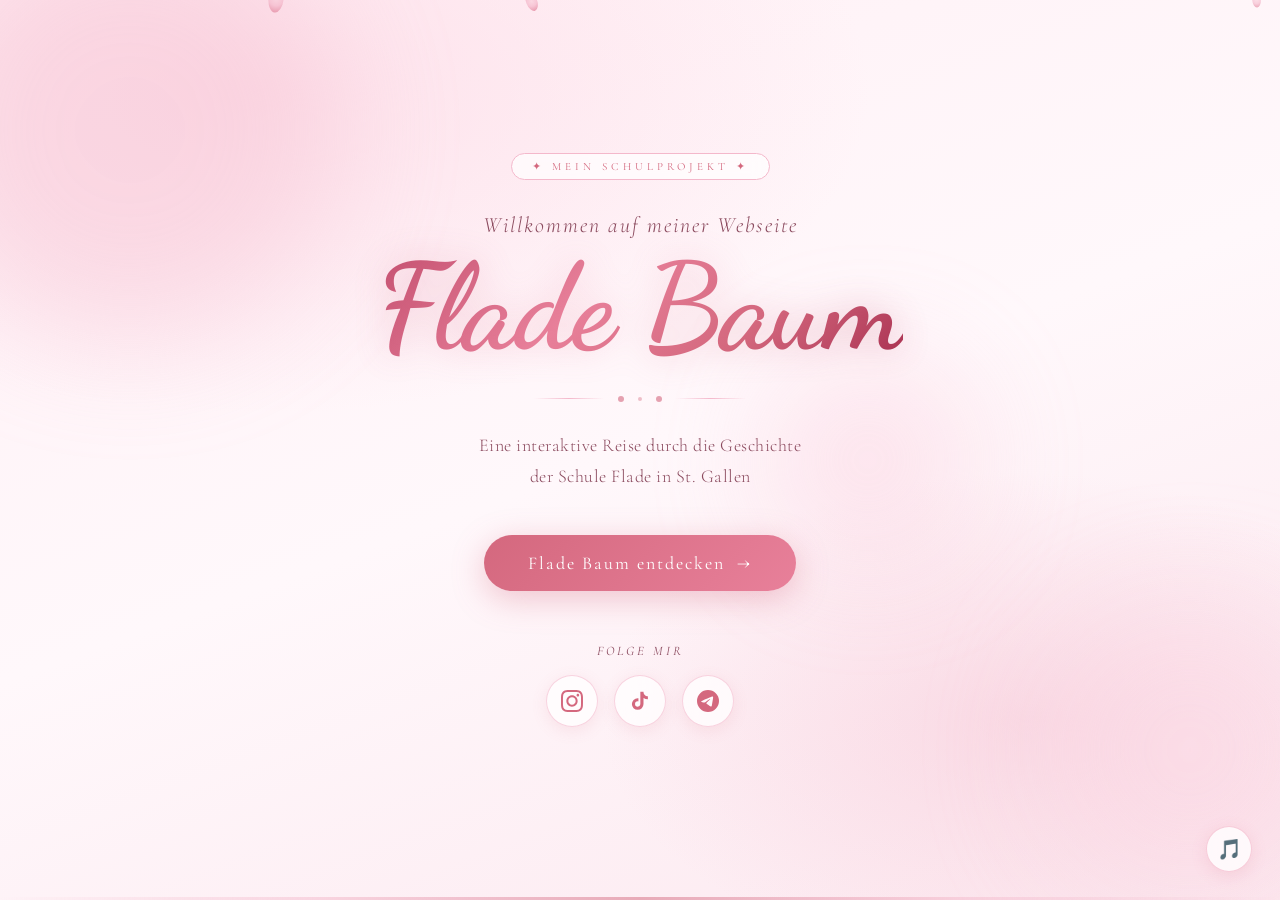
<file: index.html>
<!DOCTYPE html>
<html lang="de">
<head>
  <meta charset="UTF-8">
  <meta name="viewport" content="width=device-width, initial-scale=1.0">
  <title>Willkommen – Flade Baum</title>
  <link href="https://fonts.googleapis.com/css2?family=Cormorant+Garamond:ital,wght@0,300;0,400;1,300;1,400&family=Dancing+Script:wght@600;700&display=swap" rel="stylesheet">
  <style>
    :root {
      --pink-light: #fce8ef;
      --pink-mid: #f4b8cb;
      --pink-deep: #d4687e;
      --pink-blush: #f9d0dc;
      --white: #fff8fb;
      --text-dark: #4a2030;
      --text-mid: #8b4a5e;
    }

    * { margin: 0; padding: 0; box-sizing: border-box; }

    body {
      font-family: 'Cormorant Garamond', serif;
      background: var(--white);
      min-height: 100vh;
      overflow-x: hidden;
      cursor: default;
    }

    #petal-canvas {
      position: fixed;
      inset: 0;
      pointer-events: none;
      z-index: 0;
    }

    .bg {
      position: fixed;
      inset: 0;
      background:
        radial-gradient(ellipse 80% 60% at 20% 10%, rgba(252,210,224,0.55) 0%, transparent 60%),
        radial-gradient(ellipse 60% 50% at 80% 80%, rgba(244,184,203,0.4) 0%, transparent 55%),
        linear-gradient(160deg, #fff0f5 0%, #fff8fb 50%, #fce8ef 100%);
      z-index: 0;
    }

    .blob {
      position: fixed;
      border-radius: 50%;
      filter: blur(60px);
      opacity: 0.35;
      pointer-events: none;
      z-index: 0;
    }
    .blob-1 { width: 420px; height: 420px; background: #f4b8cb; top: -80px; left: -80px; animation: drift 12s ease-in-out infinite alternate; }
    .blob-2 { width: 300px; height: 300px; background: #fcd4e2; bottom: 0; right: -60px; animation: drift 9s ease-in-out infinite alternate-reverse; }
    .blob-3 { width: 200px; height: 200px; background: #f9c0d4; top: 40%; left: 60%; animation: drift 15s ease-in-out infinite alternate; }

    @keyframes drift {
      from { transform: translate(0, 0) scale(1); }
      to   { transform: translate(30px, 20px) scale(1.08); }
    }

    .page {
      position: relative;
      z-index: 1;
      min-height: 100vh;
      display: flex;
      flex-direction: column;
      align-items: center;
      justify-content: center;
      padding: 60px 24px 80px;
    }

    .badge {
      font-size: 11px;
      font-weight: 400;
      letter-spacing: 4px;
      text-transform: uppercase;
      color: var(--pink-deep);
      border: 1px solid var(--pink-mid);
      padding: 6px 20px;
      border-radius: 50px;
      background: rgba(255,255,255,0.7);
      backdrop-filter: blur(8px);
      margin-bottom: 32px;
      opacity: 0;
      animation: fadeUp 0.8s 0.2s ease forwards;
    }

    .welcome-line {
      font-style: italic;
      font-weight: 300;
      font-size: clamp(16px, 3vw, 22px);
      color: var(--text-mid);
      letter-spacing: 2px;
      margin-bottom: 10px;
      opacity: 0;
      animation: fadeUp 0.8s 0.4s ease forwards;
    }

    .main-title {
      font-family: 'Dancing Script', cursive;
      font-weight: 700;
      font-size: clamp(64px, 12vw, 120px);
      line-height: 1;
      background: linear-gradient(135deg, #c45070 0%, #e8809a 40%, #d4687e 70%, #a83050 100%);
      -webkit-background-clip: text;
      -webkit-text-fill-color: transparent;
      background-clip: text;
      letter-spacing: -1px;
      margin-bottom: 8px;
      opacity: 0;
      animation: fadeUp 0.9s 0.6s ease forwards;
      position: relative;
    }

    .main-title::after {
      content: 'Flade Baum';
      position: absolute;
      inset: 0;
      background: linear-gradient(135deg, #c45070 0%, #e8809a 40%, #d4687e 70%, #a83050 100%);
      -webkit-background-clip: text;
      -webkit-text-fill-color: transparent;
      background-clip: text;
      filter: blur(18px);
      opacity: 0.3;
      z-index: -1;
    }

    .divider {
      display: flex;
      align-items: center;
      gap: 14px;
      margin: 20px 0 28px;
      opacity: 0;
      animation: fadeUp 0.8s 0.8s ease forwards;
    }
    .divider-line {
      width: 70px;
      height: 1px;
      background: linear-gradient(90deg, transparent, var(--pink-mid), transparent);
    }
    .divider-dot {
      width: 6px; height: 6px;
      border-radius: 50%;
      background: var(--pink-deep);
      opacity: 0.6;
    }

    .subtitle {
      font-size: clamp(14px, 2.5vw, 18px);
      font-weight: 300;
      color: var(--text-mid);
      text-align: center;
      max-width: 420px;
      line-height: 1.7;
      letter-spacing: 0.5px;
      margin-bottom: 44px;
      opacity: 0;
      animation: fadeUp 0.8s 1s ease forwards;
    }

    .cta-btn {
      display: inline-flex;
      align-items: center;
      gap: 12px;
      background: linear-gradient(135deg, #d4687e, #e8809a);
      color: white;
      text-decoration: none;
      font-family: 'Cormorant Garamond', serif;
      font-size: 18px;
      font-weight: 400;
      letter-spacing: 2px;
      padding: 16px 44px;
      border-radius: 60px;
      cursor: pointer;
      box-shadow: 0 8px 32px rgba(212,104,126,0.35);
      transition: all 0.3s ease;
      margin-bottom: 52px;
      opacity: 0;
      animation: fadeUp 0.8s 1.2s ease forwards;
      position: relative;
      overflow: hidden;
    }

    .cta-btn:hover {
      transform: translateY(-3px) scale(1.03);
      box-shadow: 0 14px 40px rgba(212,104,126,0.45);
    }

    .cta-arrow {
      font-size: 20px;
      transition: transform 0.3s ease;
    }
    .cta-btn:hover .cta-arrow { transform: translateX(4px); }

    .socials-label {
      font-style: italic;
      font-size: 13px;
      letter-spacing: 3px;
      text-transform: uppercase;
      color: var(--text-mid);
      margin-bottom: 16px;
      opacity: 0;
      animation: fadeUp 0.8s 1.4s ease forwards;
    }

    .socials {
      display: flex;
      gap: 16px;
      opacity: 0;
      animation: fadeUp 0.8s 1.55s ease forwards;
    }

    .social-btn {
      display: flex;
      align-items: center;
      justify-content: center;
      width: 52px; height: 52px;
      border-radius: 50%;
      background: rgba(255,255,255,0.75);
      backdrop-filter: blur(10px);
      border: 1px solid rgba(244,184,203,0.6);
      text-decoration: none;
      color: var(--pink-deep);
      box-shadow: 0 4px 16px rgba(212,104,126,0.12);
      transition: all 0.3s ease;
    }

    .social-btn:hover {
      background: linear-gradient(135deg, #d4687e, #e8809a);
      color: white;
      border-color: transparent;
      transform: translateY(-4px) scale(1.1);
      box-shadow: 0 8px 24px rgba(212,104,126,0.35);
    }

    .social-btn svg { width: 22px; height: 22px; fill: currentColor; }

    .music-btn {
      position: fixed;
      bottom: 28px;
      right: 28px;
      width: 46px; height: 46px;
      border-radius: 50%;
      background: rgba(255,255,255,0.8);
      backdrop-filter: blur(10px);
      border: 1px solid rgba(244,184,203,0.7);
      cursor: pointer;
      display: flex; align-items: center; justify-content: center;
      font-size: 20px;
      box-shadow: 0 4px 16px rgba(212,104,126,0.15);
      transition: all 0.3s ease;
      z-index: 100;
    }
    .music-btn:hover {
      background: linear-gradient(135deg, #d4687e, #e8809a);
      transform: scale(1.1);
    }
    .music-btn.playing { animation: musicPulse 2s ease-in-out infinite; }

    @keyframes musicPulse {
      0%, 100% { box-shadow: 0 4px 16px rgba(212,104,126,0.15); }
      50% { box-shadow: 0 4px 28px rgba(212,104,126,0.4); }
    }

    @keyframes fadeUp {
      from { opacity: 0; transform: translateY(20px); }
      to   { opacity: 1; transform: translateY(0); }
    }

    .bottom-deco {
      position: fixed;
      bottom: 0; left: 0; right: 0;
      height: 3px;
      background: linear-gradient(90deg, transparent, var(--pink-mid), var(--pink-deep), var(--pink-mid), transparent);
      opacity: 0.5;
    }
  </style>
</head>
<body>

<div class="bg"></div>
<div class="blob blob-1"></div>
<div class="blob blob-2"></div>
<div class="blob blob-3"></div>
<canvas id="petal-canvas"></canvas>

<main class="page">
  <div class="badge">✦ Mein Schulprojekt ✦</div>
  <p class="welcome-line">Willkommen auf meiner Webseite</p>
  <h1 class="main-title">Flade Baum</h1>

  <div class="divider">
    <div class="divider-line"></div>
    <div class="divider-dot"></div>
    <div class="divider-dot" style="width:4px;height:4px;opacity:0.4"></div>
    <div class="divider-dot"></div>
    <div class="divider-line"></div>
  </div>

  <p class="subtitle">
    Eine interaktive Reise durch die Geschichte<br>
    der Schule Flade in St. Gallen
  </p>

  <a href="flade.html" class="cta-btn">
    Flade Baum entdecken
    <span class="cta-arrow">→</span>
  </a>

  <p class="socials-label">Folge mir</p>
  <div class="socials">
    <a href="https://instagram.com/" target="_blank" class="social-btn" title="Instagram">
      <svg viewBox="0 0 24 24"><path d="M12 2.163c3.204 0 3.584.012 4.85.07 3.252.148 4.771 1.691 4.919 4.919.058 1.265.069 1.645.069 4.849 0 3.205-.012 3.584-.069 4.849-.149 3.225-1.664 4.771-4.919 4.919-1.266.058-1.644.07-4.85.07-3.204 0-3.584-.012-4.849-.07-3.26-.149-4.771-1.699-4.919-4.92-.058-1.265-.07-1.644-.07-4.849 0-3.204.013-3.583.07-4.849.149-3.227 1.664-4.771 4.919-4.919 1.266-.057 1.645-.069 4.849-.069zm0-2.163c-3.259 0-3.667.014-4.947.072-4.358.2-6.78 2.618-6.98 6.98-.059 1.281-.073 1.689-.073 4.948 0 3.259.014 3.668.072 4.948.2 4.358 2.618 6.78 6.98 6.98 1.281.058 1.689.072 4.948.072 3.259 0 3.668-.014 4.948-.072 4.354-.2 6.782-2.618 6.979-6.98.059-1.28.073-1.689.073-4.948 0-3.259-.014-3.667-.072-4.947-.196-4.354-2.617-6.78-6.979-6.98-1.281-.059-1.69-.073-4.949-.073zm0 5.838c-3.403 0-6.162 2.759-6.162 6.162s2.759 6.163 6.162 6.163 6.162-2.759 6.162-6.163c0-3.403-2.759-6.162-6.162-6.162zm0 10.162c-2.209 0-4-1.79-4-4 0-2.209 1.791-4 4-4s4 1.791 4 4c0 2.21-1.791 4-4 4zm6.406-11.845c-.796 0-1.441.645-1.441 1.44s.645 1.44 1.441 1.44c.795 0 1.439-.645 1.439-1.44s-.644-1.44-1.439-1.44z"/></svg>
    </a>
    <a href="https://tiktok.com/" target="_blank" class="social-btn" title="TikTok">
      <svg viewBox="0 0 24 24"><path d="M19.59 6.69a4.83 4.83 0 01-3.77-4.25V2h-3.45v13.67a2.89 2.89 0 01-2.88 2.5 2.89 2.89 0 01-2.89-2.89 2.89 2.89 0 012.89-2.89c.28 0 .54.04.79.1V9.01a6.33 6.33 0 00-.79-.05 6.34 6.34 0 00-6.34 6.34 6.34 6.34 0 006.34 6.34 6.34 6.34 0 006.33-6.34V8.69a8.18 8.18 0 004.78 1.52V6.76a4.85 4.85 0 01-1.01-.07z"/></svg>
    </a>
    <a href="https://t.me/" target="_blank" class="social-btn" title="Telegram">
      <svg viewBox="0 0 24 24"><path d="M11.944 0A12 12 0 0 0 0 12a12 12 0 0 0 12 12 12 12 0 0 0 12-12A12 12 0 0 0 12 0a12 12 0 0 0-.056 0zm4.962 7.224c.1-.002.321.023.465.14a.506.506 0 0 1 .171.325c.016.093.036.306.02.472-.18 1.898-.962 6.502-1.36 8.627-.168.9-.499 1.201-.82 1.23-.696.065-1.225-.46-1.9-.902-1.056-.693-1.653-1.124-2.678-1.8-1.185-.78-.417-1.21.258-1.91.177-.184 3.247-2.977 3.307-3.23.007-.032.014-.15-.056-.212s-.174-.041-.249-.024c-.106.024-1.793 1.14-5.061 3.345-.48.33-.913.49-1.302.48-.428-.008-1.252-.241-1.865-.44-.752-.245-1.349-.374-1.297-.789.027-.216.325-.437.893-.663 3.498-1.524 5.83-2.529 6.998-3.014 3.332-1.386 4.025-1.627 4.476-1.635z"/></svg>
    </a>
  </div>
</main>

<button class="music-btn" id="musicBtn" title="Musik an/aus">🎵</button>
<div class="bottom-deco"></div>

<audio id="bg-music" loop>
  <source src="https://github.com/davakin228/fladeSchule/raw/refs/heads/main/siarhei_korbut-japanese-flower-pixabay-329408.mp3" type="audio/mpeg">
</audio>

<script>
  const canvas = document.getElementById('petal-canvas');
  const ctx = canvas.getContext('2d');
  let petals = [];

  function resize() {
    canvas.width = window.innerWidth;
    canvas.height = window.innerHeight;
  }
  resize();
  window.addEventListener('resize', resize);

  function randomBetween(a, b) { return a + Math.random() * (b - a); }

  function spawnPetal() {
    petals.push({
      x: randomBetween(-20, canvas.width + 20),
      y: -20,
      size: randomBetween(5, 14),
      speedY: randomBetween(0.6, 1.6),
      speedX: randomBetween(-0.5, 0.5),
      angle: randomBetween(0, Math.PI * 2),
      rotSpeed: randomBetween(-0.02, 0.02),
      opacity: randomBetween(0.5, 0.9),
      sway: randomBetween(0.003, 0.008),
      swayOffset: randomBetween(0, Math.PI * 2),
      time: 0,
    });
  }

  function drawPetal(p) {
    ctx.save();
    ctx.translate(p.x, p.y);
    ctx.rotate(p.angle);
    ctx.globalAlpha = p.opacity;
    ctx.beginPath();
    ctx.ellipse(0, 0, p.size, p.size * 0.55, 0, 0, Math.PI * 2);
    const grad = ctx.createRadialGradient(0, 0, 0, 0, 0, p.size);
    grad.addColorStop(0, '#f9d0dc');
    grad.addColorStop(0.5, '#f4b8cb');
    grad.addColorStop(1, '#e08099');
    ctx.fillStyle = grad;
    ctx.fill();
    ctx.restore();
  }

  function animate() {
    ctx.clearRect(0, 0, canvas.width, canvas.height);
    petals.forEach((p, i) => {
      p.time += 0.016;
      p.x += p.speedX + Math.sin(p.time * p.sway * 60 + p.swayOffset) * 0.4;
      p.y += p.speedY;
      p.angle += p.rotSpeed;
      drawPetal(p);
      if (p.y > canvas.height + 30) petals.splice(i, 1);
    });
    requestAnimationFrame(animate);
  }

  setInterval(spawnPetal, 350);
  animate();

  const music = document.getElementById('bg-music');
  const btn = document.getElementById('musicBtn');
  music.volume = 0.15;
  let playing = false;

  function tryPlay() {
    music.play().then(() => {
      playing = true;
      btn.textContent = '🎵';
      btn.classList.add('playing');
    }).catch(() => {});
  }

  btn.addEventListener('click', () => {
    if (playing) {
      music.pause();
      playing = false;
      btn.textContent = '🔇';
      btn.classList.remove('playing');
    } else {
      tryPlay();
    }
  });

  function firstInteraction() {
    tryPlay();
    document.removeEventListener('mousemove', firstInteraction);
    document.removeEventListener('click', firstInteraction);
  }
  document.addEventListener('mousemove', firstInteraction);
  document.addEventListener('click', firstInteraction);
</script>
</body>
</html>
</file>
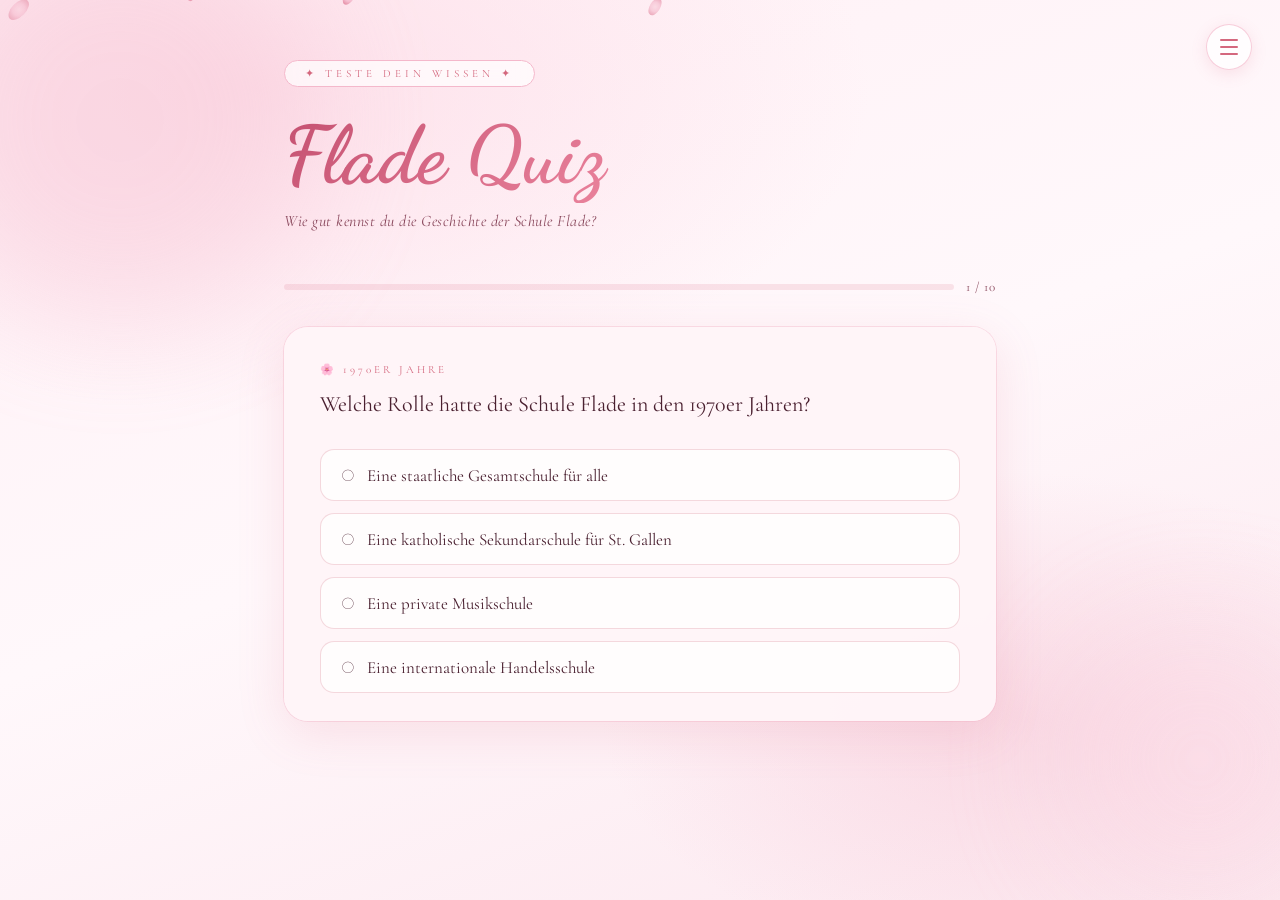
<file: quiz.html>
<!DOCTYPE html>
<html lang="de">
<head>
  <meta charset="UTF-8">
  <meta name="viewport" content="width=device-width, initial-scale=1.0">
  <title>Quiz – Flade Baum</title>
  <link href="https://fonts.googleapis.com/css2?family=Cormorant+Garamond:ital,wght@0,300;0,400;1,300&family=Dancing+Script:wght@600;700&display=swap" rel="stylesheet">
  <style>
    :root {
      --pink-light: #fce8ef;
      --pink-mid: #f4b8cb;
      --pink-deep: #d4687e;
      --pink-blush: #f9d0dc;
      --white: #fff8fb;
      --text-dark: #4a2030;
      --text-mid: #8b4a5e;
    }
    * { margin: 0; padding: 0; box-sizing: border-box; }

    body {
      font-family: 'Cormorant Garamond', serif;
      background: var(--white);
      min-height: 100vh;
      overflow-x: hidden;
    }

    #petal-canvas {
      position: fixed; inset: 0;
      pointer-events: none; z-index: 0;
    }

    .bg {
      position: fixed; inset: 0;
      background:
        radial-gradient(ellipse 80% 60% at 20% 10%, rgba(252,210,224,0.55) 0%, transparent 60%),
        radial-gradient(ellipse 60% 50% at 80% 80%, rgba(244,184,203,0.4) 0%, transparent 55%),
        linear-gradient(160deg, #fff0f5 0%, #fff8fb 50%, #fce8ef 100%);
      z-index: 0;
    }

    .blob { position: fixed; border-radius: 50%; filter: blur(60px); opacity: 0.3; pointer-events: none; z-index: 0; }
    .blob-1 { width: 400px; height: 400px; background: #f4b8cb; top: -80px; left: -80px; animation: drift 12s ease-in-out infinite alternate; }
    .blob-2 { width: 280px; height: 280px; background: #fcd4e2; bottom: 0; right: -60px; animation: drift 9s ease-in-out infinite alternate-reverse; }
    @keyframes drift { from { transform: translate(0,0) scale(1); } to { transform: translate(30px,20px) scale(1.08); } }

    .page {
      position: relative; z-index: 1;
      max-width: 760px; margin: 0 auto;
      padding: 60px 24px 80px;
    }

    .badge {
      display: inline-block;
      font-size: 11px; letter-spacing: 4px; text-transform: uppercase;
      color: var(--pink-deep);
      border: 1px solid var(--pink-mid);
      padding: 6px 20px; border-radius: 50px;
      background: rgba(255,255,255,0.7);
      backdrop-filter: blur(8px);
      margin-bottom: 20px;
      animation: fadeUp 0.8s 0.2s ease both;
    }

    h1 {
      font-family: 'Dancing Script', cursive;
      font-size: clamp(48px, 8vw, 80px);
      background: linear-gradient(135deg, #c45070, #e8809a, #d4687e);
      -webkit-background-clip: text; -webkit-text-fill-color: transparent;
      background-clip: text;
      margin-bottom: 8px;
      animation: fadeUp 0.8s 0.4s ease both;
    }

    .subtitle {
      font-size: 16px; color: var(--text-mid); font-style: italic;
      margin-bottom: 48px; letter-spacing: 0.5px;
      animation: fadeUp 0.8s 0.6s ease both;
    }

    /* Progress */
    .progress-wrap {
      display: flex; align-items: center; gap: 12px;
      margin-bottom: 32px;
      animation: fadeUp 0.8s 0.7s ease both;
    }
    .progress-bar-bg {
      flex: 1; height: 6px; border-radius: 10px;
      background: rgba(212,104,126,0.15);
      overflow: hidden;
    }
    .progress-bar-fill {
      height: 100%; border-radius: 10px;
      background: linear-gradient(90deg, #d4687e, #e8809a);
      transition: width 0.4s ease;
    }
    .progress-text {
      font-size: 13px; color: var(--text-mid); letter-spacing: 1px;
      white-space: nowrap;
    }

    /* Question card */
    .question-card {
      background: rgba(255,245,248,0.97);
      border-radius: 24px;
      padding: 36px 36px 28px;
      box-shadow: 0 12px 48px rgba(212,104,126,0.15), 0 0 0 1px rgba(244,184,203,0.4);
      margin-bottom: 24px;
      animation: fadeUp 0.5s ease both;
    }

    .question-decade {
      font-size: 11px; letter-spacing: 3px; text-transform: uppercase;
      color: var(--pink-deep); margin-bottom: 12px;
    }

    .question-text {
      font-size: clamp(18px, 3vw, 22px);
      font-weight: 400; color: var(--text-dark);
      line-height: 1.5; margin-bottom: 28px;
    }

    .options {
      display: grid; gap: 12px;
    }

    .option-btn {
      width: 100%;
      padding: 14px 20px;
      border-radius: 14px;
      border: 1.5px solid rgba(212,104,126,0.25);
      background: rgba(255,255,255,0.8);
      color: var(--text-dark);
      font-family: 'Cormorant Garamond', serif;
      font-size: 17px;
      text-align: left;
      cursor: pointer;
      transition: all 0.25s ease;
      display: flex; align-items: center; gap: 12px;
    }
    .option-btn:hover:not(:disabled) {
      border-color: var(--pink-deep);
      background: rgba(212,104,126,0.06);
      transform: translateX(4px);
    }
    .option-btn.correct {
      border-color: #4caf7d;
      background: rgba(76,175,125,0.1);
      color: #2d6b4a;
    }
    .option-btn.wrong {
      border-color: #e07070;
      background: rgba(224,112,112,0.1);
      color: #8b2222;
    }
    .option-btn:disabled { cursor: default; }
    .option-icon { font-size: 18px; flex-shrink: 0; }

    /* Feedback */
    .feedback {
      margin-top: 16px;
      padding: 12px 16px;
      border-radius: 12px;
      font-size: 15px;
      line-height: 1.5;
      display: none;
    }
    .feedback.show { display: block; animation: fadeUp 0.3s ease; }
    .feedback.correct { background: rgba(76,175,125,0.1); color: #2d6b4a; border: 1px solid rgba(76,175,125,0.3); }
    .feedback.wrong { background: rgba(224,112,112,0.1); color: #8b2222; border: 1px solid rgba(224,112,112,0.3); }

    /* Next button */
    .next-btn {
      display: none;
      margin-top: 20px;
      padding: 14px 36px;
      border-radius: 50px;
      border: none;
      background: linear-gradient(135deg, #d4687e, #e8809a);
      color: white;
      font-family: 'Cormorant Garamond', serif;
      font-size: 17px;
      letter-spacing: 1px;
      cursor: pointer;
      box-shadow: 0 6px 24px rgba(212,104,126,0.35);
      transition: all 0.3s ease;
    }
    .next-btn.show { display: inline-block; animation: fadeUp 0.3s ease; }
    .next-btn:hover { transform: translateY(-2px); box-shadow: 0 10px 32px rgba(212,104,126,0.45); }

    /* Result */
    .result-card {
      display: none;
      background: rgba(255,245,248,0.97);
      border-radius: 24px;
      padding: 48px 36px;
      box-shadow: 0 12px 48px rgba(212,104,126,0.15), 0 0 0 1px rgba(244,184,203,0.4);
      text-align: center;
      animation: fadeUp 0.6s ease both;
    }
    .result-card.show { display: block; }
    .result-emoji { font-size: 64px; margin-bottom: 16px; }
    .result-title {
      font-family: 'Dancing Script', cursive;
      font-size: 42px;
      background: linear-gradient(135deg, #c45070, #e8809a);
      -webkit-background-clip: text; -webkit-text-fill-color: transparent;
      background-clip: text;
      margin-bottom: 12px;
    }
    .result-score {
      font-size: 20px; color: var(--text-mid); margin-bottom: 8px;
    }
    .result-msg { font-size: 16px; color: var(--text-mid); font-style: italic; margin-bottom: 32px; }

    .result-btns { display: flex; gap: 12px; justify-content: center; flex-wrap: wrap; }
    .result-btn {
      padding: 12px 28px; border-radius: 50px; font-family: 'Cormorant Garamond', serif;
      font-size: 16px; cursor: pointer; transition: all 0.3s ease; text-decoration: none;
      display: inline-flex; align-items: center; gap: 8px;
    }
    .result-btn-primary {
      background: linear-gradient(135deg, #d4687e, #e8809a);
      color: white; border: none;
      box-shadow: 0 6px 20px rgba(212,104,126,0.35);
    }
    .result-btn-primary:hover { transform: translateY(-2px); box-shadow: 0 10px 28px rgba(212,104,126,0.45); }
    .result-btn-secondary {
      background: transparent; color: var(--pink-deep);
      border: 1.5px solid var(--pink-mid);
    }
    .result-btn-secondary:hover { background: rgba(212,104,126,0.06); }

    /* Nav */
    .hamburger-btn {
      position: fixed; top: 24px; right: 28px;
      width: 46px; height: 46px; border-radius: 50%;
      background: rgba(255,255,255,0.8); backdrop-filter: blur(10px);
      border: 1px solid rgba(244,184,203,0.7); cursor: pointer;
      display: flex; flex-direction: column; align-items: center; justify-content: center;
      gap: 5px; box-shadow: 0 4px 16px rgba(212,104,126,0.15);
      transition: all 0.3s ease; z-index: 9999;
    }
    .hamburger-btn:hover { background: linear-gradient(135deg, #d4687e, #e8809a); transform: scale(1.1); }
    .hamburger-btn span { display: block; width: 18px; height: 2px; background: #d4687e; border-radius: 2px; transition: all 0.3s ease; }
    .hamburger-btn:hover span { background: white; }
    .hamburger-btn.open span:nth-child(1) { transform: translateY(7px) rotate(45deg); }
    .hamburger-btn.open span:nth-child(2) { opacity: 0; }
    .hamburger-btn.open span:nth-child(3) { transform: translateY(-7px) rotate(-45deg); }

    .dropdown-menu {
      position: fixed; top: 80px; right: 28px;
      background: rgba(255,255,255,0.96); backdrop-filter: blur(16px);
      border: 1px solid rgba(244,184,203,0.5); border-radius: 16px;
      box-shadow: 0 12px 40px rgba(212,104,126,0.2);
      padding: 8px; z-index: 9998; min-width: 200px;
      opacity: 0; transform: translateY(-10px) scale(0.95);
      pointer-events: none;
      transition: all 0.3s cubic-bezier(0.34,1.56,0.64,1);
      font-family: 'Dancing Script', cursive;
    }
    .dropdown-menu.open { opacity: 1; transform: translateY(0) scale(1); pointer-events: all; }
    .menu-label { font-size: 10px; letter-spacing: 3px; text-transform: uppercase; color: #f4b8cb; padding: 8px 16px 4px; display: block; }
    .menu-divider-line { height: 1px; background: linear-gradient(90deg, transparent, rgba(244,184,203,0.5), transparent); margin: 3px 8px; }
    .menu-item { display: flex; align-items: center; gap: 10px; padding: 11px 16px; border-radius: 10px; text-decoration: none; color: #8b4a5e; font-size: 16px; transition: all 0.2s ease; }
    .menu-item:hover { background: rgba(212,104,126,0.08); color: #d4687e; }
    .menu-item-icon { font-size: 15px; width: 20px; text-align: center; }

    @keyframes fadeUp { from { opacity: 0; transform: translateY(16px); } to { opacity: 1; transform: translateY(0); } }
  </style>
</head>
<body>
<div class="bg"></div>
<div class="blob blob-1"></div>
<div class="blob blob-2"></div>
<canvas id="petal-canvas"></canvas>

<button class="hamburger-btn" id="hamburgerBtn"><span></span><span></span><span></span></button>
<div class="dropdown-menu" id="dropdownMenu">
  <span class="menu-label">Navigation</span>
  <a class="menu-item" href="index.html"><span class="menu-item-icon">🌸</span> Titelscreen</a>
  <div class="menu-divider-line"></div>
  <a class="menu-item" href="flade.html"><span class="menu-item-icon">🌳</span> Flade Baum</a>
  <div class="menu-divider-line"></div>
  <a class="menu-item" href="#"><span class="menu-item-icon">📝</span> Quiz</a>
  <div class="menu-divider-line"></div>
  <a class="menu-item" href="https://www.flade.ch" target="_blank"><span class="menu-item-icon">🔗</span> flade.ch</a>
</div>

<div class="page">
  <div class="badge">✦ Teste dein Wissen ✦</div>
  <h1>Flade Quiz</h1>
  <p class="subtitle">Wie gut kennst du die Geschichte der Schule Flade?</p>

  <div class="progress-wrap" id="progress-wrap">
    <div class="progress-bar-bg">
      <div class="progress-bar-fill" id="progress-fill" style="width:0%"></div>
    </div>
    <span class="progress-text" id="progress-text">1 / 10</span>
  </div>

  <div class="question-card" id="question-card">
    <div class="question-decade" id="q-decade"></div>
    <div class="question-text" id="q-text"></div>
    <div class="options" id="q-options"></div>
    <div class="feedback" id="q-feedback"></div>
    <button class="next-btn" id="next-btn">Weiter →</button>
  </div>

  <div class="result-card" id="result-card">
    <div class="result-emoji" id="result-emoji"></div>
    <div class="result-title" id="result-title"></div>
    <div class="result-score" id="result-score"></div>
    <div class="result-msg" id="result-msg"></div>
    <div class="result-btns">
      <button class="result-btn result-btn-primary" onclick="restartQuiz()">🔄 Nochmal versuchen</button>
      <a class="result-btn result-btn-secondary" href="flade.html">🌳 Zum Baum</a>
    </div>
  </div>
</div>

<script>
const QUESTIONS = [
  {
    decade: "🌸 1970er Jahre",
    question: "Welche Rolle hatte die Schule Flade in den 1970er Jahren?",
    options: [
      "Eine staatliche Gesamtschule für alle",
      "Eine katholische Sekundarschule für St. Gallen",
      "Eine private Musikschule",
      "Eine internationale Handelsschule"
    ],
    correct: 1,
    explanation: "Die Flade war fest als katholische Sekundarschule für die Stadt St. Gallen verankert."
  },
  {
    decade: "🌸 1970er Jahre",
    question: "Wo wurden die Jungen in den 1970ern unterrichtet?",
    options: [
      "Im Notkerzentrum",
      "Im Brühlschulhaus",
      "Im Gallusschulhaus",
      "Im Klosterviertel"
    ],
    correct: 2,
    explanation: "Die Jungen wurden im Gallusschulhaus unterrichtet, während die Mädchen das Notkerzentrum besuchten."
  },
  {
    decade: "🏗️ 1980er Jahre",
    question: "Wofür wurde in den 1980ern viel investiert?",
    options: [
      "Neue Sportanlagen",
      "Fachzimmer und die Aula",
      "Digitale Endgeräte",
      "Neue Lehrerausbildungen"
    ],
    correct: 1,
    explanation: "Die Verantwortlichen investierten hohe Summen in die Fachzimmer und die Aula."
  },
  {
    decade: "🏗️ 1980er Jahre",
    question: "Was blieb in den 1980ern trotz Modernisierung erhalten?",
    options: [
      "Die Geschlechtertrennung",
      "Die historische Substanz im Klosterviertel",
      "Der alte Stundenplan",
      "Die Ordensschwestern als Lehrerinnen"
    ],
    correct: 1,
    explanation: "Man legte grossen Wert darauf, dass die historische Substanz im Klosterviertel erhalten blieb."
  },
  {
    decade: "👫 1990er Jahre",
    question: "Was war die grösste Veränderung in den 1990er Jahren?",
    options: [
      "Einführung von Computern",
      "Bau neuer Schulgebäude",
      "Einführung der Koedukation",
      "Wechsel der Schulleitung"
    ],
    correct: 2,
    explanation: "Die schrittweise Einführung des gemeinsamen Unterrichts (Koedukation) war die grösste Veränderung."
  },
  {
    decade: "👫 1990er Jahre",
    question: "Was hielten die ersten Informatikräume in den 1990ern?",
    options: [
      "Tablets und Smartphones",
      "Erste Computer",
      "Drucker und Scanner",
      "Interaktive Tafeln"
    ],
    correct: 1,
    explanation: "Die Schüler lernten den Umgang mit den ersten Computern."
  },
  {
    decade: "📚 2000er Jahre",
    question: "Worauf lag der Fokus in den 2000er Jahren?",
    options: [
      "Sportliche Förderung",
      "Individuelle Förderung der Jugendlichen",
      "Religiöse Erziehung",
      "Technische Ausbildung"
    ],
    correct: 1,
    explanation: "Die individuelle Förderung der Jugendlichen rückte in das Zentrum der Strategie."
  },
  {
    decade: "💻 2010er Jahre",
    question: "Was war ein grosser Meilenstein in den 2010er Jahren?",
    options: [
      "Einführung von Smartphones",
      "Bau eines neuen Schulgebäudes",
      "Einführung von iPads im Unterricht",
      "Abschaffung der Hausaufgaben"
    ],
    correct: 2,
    explanation: "Die Einführung von iPads für den Unterricht war ein grosser Meilenstein, der die Arbeitsweise grundlegend veränderte."
  },
  {
    decade: "💻 2010er Jahre",
    question: "Zu was entwickelten sich die Lehrpersonen in den 2010ern?",
    options: [
      "Zu reinen Prüfern",
      "Zu Lernbegleitern",
      "Zu Verwaltungsbeamten",
      "Zu Schulpsychologen"
    ],
    correct: 1,
    explanation: "Die Lehrpersonen entwickelten sich von reinen Wissensvermittlern zu Lernbegleitern weiter."
  },
  {
    decade: "🌍 Heute",
    question: "Wer trägt die Schule Flade heute?",
    options: [
      "Die Stadt St. Gallen",
      "Der Kanton St. Gallen",
      "Der Katholische Konfessionsteil",
      "Eine private Stiftung"
    ],
    correct: 2,
    explanation: "Die Schule wird weiterhin vom Katholischen Konfessionsteil getragen, steht aber heute Jugendlichen verschiedenster Hintergründe offen."
  }
];

let currentQ = 0;
let score = 0;
let answered = false;

function loadQuestion() {
  const q = QUESTIONS[currentQ];
  document.getElementById('q-decade').textContent = q.decade;
  document.getElementById('q-text').textContent = q.question;

  const optionsEl = document.getElementById('q-options');
  optionsEl.innerHTML = '';
  q.options.forEach((opt, i) => {
    const btn = document.createElement('button');
    btn.className = 'option-btn';
    btn.innerHTML = `<span class="option-icon">○</span> ${opt}`;
    btn.addEventListener('click', () => selectAnswer(i));
    optionsEl.appendChild(btn);
  });

  document.getElementById('q-feedback').className = 'feedback';
  document.getElementById('q-feedback').textContent = '';
  document.getElementById('next-btn').className = 'next-btn';
  answered = false;

  const pct = (currentQ / QUESTIONS.length) * 100;
  document.getElementById('progress-fill').style.width = pct + '%';
  document.getElementById('progress-text').textContent = (currentQ + 1) + ' / ' + QUESTIONS.length;

  document.getElementById('question-card').style.animation = 'none';
  setTimeout(() => document.getElementById('question-card').style.animation = 'fadeUp 0.4s ease', 10);
}

function selectAnswer(index) {
  if (answered) return;
  answered = true;

  const q = QUESTIONS[currentQ];
  const btns = document.querySelectorAll('.option-btn');
  const feedback = document.getElementById('q-feedback');

  btns.forEach(b => b.disabled = true);

  if (index === q.correct) {
    score++;
    btns[index].classList.add('correct');
    btns[index].querySelector('.option-icon').textContent = '✓';
    feedback.className = 'feedback correct show';
    feedback.textContent = '✓ Richtig! ' + q.explanation;
  } else {
    btns[index].classList.add('wrong');
    btns[index].querySelector('.option-icon').textContent = '✗';
    btns[q.correct].classList.add('correct');
    btns[q.correct].querySelector('.option-icon').textContent = '✓';
    feedback.className = 'feedback wrong show';
    feedback.textContent = '✗ Leider falsch. ' + q.explanation;
  }

  document.getElementById('next-btn').className = 'next-btn show';
}

document.getElementById('next-btn').addEventListener('click', () => {
  currentQ++;
  if (currentQ < QUESTIONS.length) {
    loadQuestion();
  } else {
    showResult();
  }
});

function showResult() {
  document.getElementById('question-card').style.display = 'none';
  document.getElementById('progress-wrap').style.display = 'none';

  const pct = score / QUESTIONS.length;
  let emoji, title, msg;
  if (pct === 1) { emoji = '🌸'; title = 'Perfekt!'; msg = 'Du kennst die Geschichte der Flade wie kein anderer!'; }
  else if (pct >= 0.8) { emoji = '🎉'; title = 'Ausgezeichnet!'; msg = 'Du hast die Geschichte sehr gut gelernt!'; }
  else if (pct >= 0.6) { emoji = '👏'; title = 'Gut gemacht!'; msg = 'Du weißt schon einiges über die Flade!'; }
  else if (pct >= 0.4) { emoji = '📖'; title = 'Fast!'; msg = 'Lies nochmal den Flade Baum und versuche es erneut!'; }
  else { emoji = '🌱'; title = 'Weitermachen!'; msg = 'Schau dir den Flade Baum an und lerne die Geschichte kennen!'; }

  document.getElementById('result-emoji').textContent = emoji;
  document.getElementById('result-title').textContent = title;
  document.getElementById('result-score').textContent = score + ' von ' + QUESTIONS.length + ' richtig';
  document.getElementById('result-msg').textContent = msg;
  document.getElementById('progress-fill').style.width = '100%';

  const rc = document.getElementById('result-card');
  rc.classList.add('show');
}

function restartQuiz() {
  currentQ = 0; score = 0;
  document.getElementById('question-card').style.display = 'block';
  document.getElementById('progress-wrap').style.display = 'flex';
  document.getElementById('result-card').classList.remove('show');
  loadQuestion();
}

loadQuestion();

// Petals
const canvas = document.getElementById('petal-canvas');
const ctx = canvas.getContext('2d');
let petals = [];
function resize() { canvas.width = window.innerWidth; canvas.height = window.innerHeight; }
resize(); window.addEventListener('resize', resize);
function spawnPetal() {
  petals.push({
    x: Math.random() * (canvas.width + 40) - 20, y: -20,
    size: Math.random() * 9 + 5,
    speedY: Math.random() * 1 + 0.5,
    speedX: Math.random() * 1 - 0.5,
    angle: Math.random() * Math.PI * 2,
    rotSpeed: Math.random() * 0.04 - 0.02,
    opacity: Math.random() * 0.4 + 0.5,
    sway: Math.random() * 0.006 + 0.003,
    swayOffset: Math.random() * Math.PI * 2,
    time: 0
  });
}
function drawPetal(p) {
  ctx.save(); ctx.translate(p.x, p.y); ctx.rotate(p.angle);
  ctx.globalAlpha = p.opacity; ctx.beginPath();
  ctx.ellipse(0, 0, p.size, p.size * 0.55, 0, 0, Math.PI * 2);
  const g = ctx.createRadialGradient(0,0,0,0,0,p.size);
  g.addColorStop(0, '#f9d0dc'); g.addColorStop(0.5, '#f4b8cb'); g.addColorStop(1, '#e08099');
  ctx.fillStyle = g; ctx.fill(); ctx.restore();
}
function animate() {
  ctx.clearRect(0, 0, canvas.width, canvas.height);
  petals.forEach((p, i) => {
    p.time += 0.016;
    p.x += p.speedX + Math.sin(p.time * p.sway * 60 + p.swayOffset) * 0.4;
    p.y += p.speedY; p.angle += p.rotSpeed;
    drawPetal(p);
    if (p.y > canvas.height + 30) petals.splice(i, 1);
  });
  requestAnimationFrame(animate);
}
setInterval(spawnPetal, 400); animate();

// Hamburger
const hamburgerBtn = document.getElementById('hamburgerBtn');
const dropdownMenu = document.getElementById('dropdownMenu');
let menuOpen = false;
hamburgerBtn.addEventListener('click', e => {
  e.stopPropagation(); menuOpen = !menuOpen;
  hamburgerBtn.classList.toggle('open', menuOpen);
  dropdownMenu.classList.toggle('open', menuOpen);
});
document.addEventListener('click', () => {
  if (menuOpen) { menuOpen = false; hamburgerBtn.classList.remove('open'); dropdownMenu.classList.remove('open'); }
});
dropdownMenu.addEventListener('click', e => e.stopPropagation());
</script>
</body>
</html>
</file>
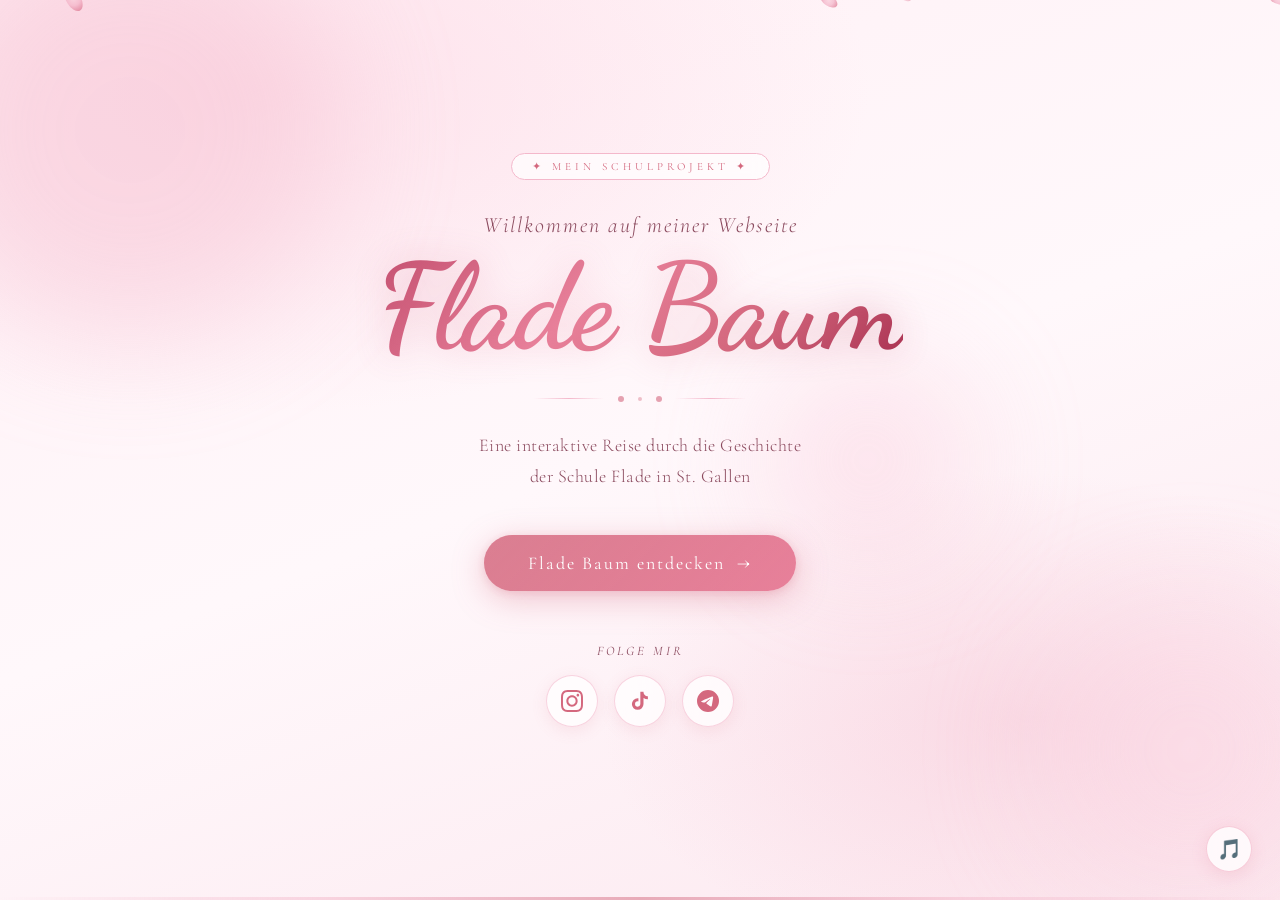
<file: welcome.html>
<!DOCTYPE html>
<html lang="de">
<head>
  <meta charset="UTF-8">
  <meta name="viewport" content="width=device-width, initial-scale=1.0">
  <title>Willkommen – Flade Baum</title>
  <link href="https://fonts.googleapis.com/css2?family=Cormorant+Garamond:ital,wght@0,300;0,400;1,300;1,400&family=Dancing+Script:wght@600;700&display=swap" rel="stylesheet">
  <style>
    :root {
      --pink-light: #fce8ef;
      --pink-mid: #f4b8cb;
      --pink-deep: #d4687e;
      --pink-blush: #f9d0dc;
      --white: #fff8fb;
      --text-dark: #4a2030;
      --text-mid: #8b4a5e;
    }

    * { margin: 0; padding: 0; box-sizing: border-box; }

    body {
      font-family: 'Cormorant Garamond', serif;
      background: var(--white);
      min-height: 100vh;
      overflow-x: hidden;
      cursor: default;
    }

    #petal-canvas {
      position: fixed;
      inset: 0;
      pointer-events: none;
      z-index: 0;
    }

    .bg {
      position: fixed;
      inset: 0;
      background:
        radial-gradient(ellipse 80% 60% at 20% 10%, rgba(252,210,224,0.55) 0%, transparent 60%),
        radial-gradient(ellipse 60% 50% at 80% 80%, rgba(244,184,203,0.4) 0%, transparent 55%),
        linear-gradient(160deg, #fff0f5 0%, #fff8fb 50%, #fce8ef 100%);
      z-index: 0;
    }

    .blob {
      position: fixed;
      border-radius: 50%;
      filter: blur(60px);
      opacity: 0.35;
      pointer-events: none;
      z-index: 0;
    }
    .blob-1 { width: 420px; height: 420px; background: #f4b8cb; top: -80px; left: -80px; animation: drift 12s ease-in-out infinite alternate; }
    .blob-2 { width: 300px; height: 300px; background: #fcd4e2; bottom: 0; right: -60px; animation: drift 9s ease-in-out infinite alternate-reverse; }
    .blob-3 { width: 200px; height: 200px; background: #f9c0d4; top: 40%; left: 60%; animation: drift 15s ease-in-out infinite alternate; }

    @keyframes drift {
      from { transform: translate(0, 0) scale(1); }
      to   { transform: translate(30px, 20px) scale(1.08); }
    }

    .page {
      position: relative;
      z-index: 1;
      min-height: 100vh;
      display: flex;
      flex-direction: column;
      align-items: center;
      justify-content: center;
      padding: 60px 24px 80px;
      gap: 0;
    }

    .badge {
      font-family: 'Cormorant Garamond', serif;
      font-size: 11px;
      font-weight: 400;
      letter-spacing: 4px;
      text-transform: uppercase;
      color: var(--pink-deep);
      border: 1px solid var(--pink-mid);
      padding: 6px 20px;
      border-radius: 50px;
      background: rgba(255,255,255,0.7);
      backdrop-filter: blur(8px);
      margin-bottom: 32px;
      opacity: 0;
      animation: fadeUp 0.8s 0.2s ease forwards;
    }

    .welcome-line {
      font-family: 'Cormorant Garamond', serif;
      font-style: italic;
      font-weight: 300;
      font-size: clamp(16px, 3vw, 22px);
      color: var(--text-mid);
      letter-spacing: 2px;
      margin-bottom: 10px;
      opacity: 0;
      animation: fadeUp 0.8s 0.4s ease forwards;
    }

    .main-title {
      font-family: 'Dancing Script', cursive;
      font-weight: 700;
      font-size: clamp(64px, 12vw, 120px);
      line-height: 1;
      background: linear-gradient(135deg, #c45070 0%, #e8809a 40%, #d4687e 70%, #a83050 100%);
      -webkit-background-clip: text;
      -webkit-text-fill-color: transparent;
      background-clip: text;
      text-shadow: none;
      letter-spacing: -1px;
      margin-bottom: 8px;
      opacity: 0;
      animation: fadeUp 0.9s 0.6s ease forwards;
      position: relative;
    }

    .main-title::after {
      content: 'Flade Baum';
      position: absolute;
      inset: 0;
      background: linear-gradient(135deg, #c45070 0%, #e8809a 40%, #d4687e 70%, #a83050 100%);
      -webkit-background-clip: text;
      -webkit-text-fill-color: transparent;
      background-clip: text;
      filter: blur(18px);
      opacity: 0.3;
      z-index: -1;
    }

    .divider {
      display: flex;
      align-items: center;
      gap: 14px;
      margin: 20px 0 28px;
      opacity: 0;
      animation: fadeUp 0.8s 0.8s ease forwards;
    }
    .divider-line {
      width: 70px;
      height: 1px;
      background: linear-gradient(90deg, transparent, var(--pink-mid), transparent);
    }
    .divider-dot {
      width: 6px; height: 6px;
      border-radius: 50%;
      background: var(--pink-deep);
      opacity: 0.6;
    }

    .subtitle {
      font-family: 'Cormorant Garamond', serif;
      font-size: clamp(14px, 2.5vw, 18px);
      font-weight: 300;
      color: var(--text-mid);
      text-align: center;
      max-width: 420px;
      line-height: 1.7;
      letter-spacing: 0.5px;
      margin-bottom: 44px;
      opacity: 0;
      animation: fadeUp 0.8s 1s ease forwards;
    }

    .cta-btn {
      display: inline-flex;
      align-items: center;
      gap: 12px;
      background: linear-gradient(135deg, #d4687e, #e8809a);
      color: white;
      text-decoration: none;
      font-family: 'Cormorant Garamond', serif;
      font-size: 18px;
      font-weight: 400;
      letter-spacing: 2px;
      padding: 16px 44px;
      border-radius: 60px;
      border: none;
      cursor: pointer;
      box-shadow: 0 8px 32px rgba(212,104,126,0.35), 0 2px 8px rgba(212,104,126,0.2);
      transition: all 0.3s ease;
      margin-bottom: 52px;
      opacity: 0;
      animation: fadeUp 0.8s 1.2s ease forwards;
      position: relative;
      overflow: hidden;
    }

    .cta-btn::before {
      content: '';
      position: absolute;
      inset: 0;
      background: linear-gradient(135deg, rgba(255,255,255,0.15), transparent);
      border-radius: 60px;
    }

    .cta-btn:hover {
      transform: translateY(-3px) scale(1.03);
      box-shadow: 0 14px 40px rgba(212,104,126,0.45), 0 4px 12px rgba(212,104,126,0.25);
    }

    .cta-btn:active { transform: translateY(0) scale(0.99); }

    .cta-arrow {
      font-size: 20px;
      transition: transform 0.3s ease;
    }
    .cta-btn:hover .cta-arrow { transform: translateX(4px); }

    .socials-label {
      font-family: 'Cormorant Garamond', serif;
      font-style: italic;
      font-size: 13px;
      letter-spacing: 3px;
      text-transform: uppercase;
      color: var(--text-mid);
      opacity: 0.7;
      margin-bottom: 16px;
      opacity: 0;
      animation: fadeUp 0.8s 1.4s ease forwards;
    }

    .socials {
      display: flex;
      gap: 16px;
      opacity: 0;
      animation: fadeUp 0.8s 1.55s ease forwards;
    }

    .social-btn {
      display: flex;
      align-items: center;
      justify-content: center;
      width: 52px; height: 52px;
      border-radius: 50%;
      background: rgba(255,255,255,0.75);
      backdrop-filter: blur(10px);
      border: 1px solid rgba(244,184,203,0.6);
      text-decoration: none;
      color: var(--pink-deep);
      font-size: 22px;
      box-shadow: 0 4px 16px rgba(212,104,126,0.12);
      transition: all 0.3s ease;
    }

    .social-btn:hover {
      background: linear-gradient(135deg, #d4687e, #e8809a);
      color: white;
      border-color: transparent;
      transform: translateY(-4px) scale(1.1);
      box-shadow: 0 8px 24px rgba(212,104,126,0.35);
    }

    .social-btn svg { width: 22px; height: 22px; fill: currentColor; }

    .music-btn {
      position: fixed;
      bottom: 28px;
      right: 28px;
      width: 46px; height: 46px;
      border-radius: 50%;
      background: rgba(255,255,255,0.8);
      backdrop-filter: blur(10px);
      border: 1px solid rgba(244,184,203,0.7);
      cursor: pointer;
      display: flex; align-items: center; justify-content: center;
      font-size: 20px;
      box-shadow: 0 4px 16px rgba(212,104,126,0.15);
      transition: all 0.3s ease;
      z-index: 100;
      color: var(--pink-deep);
    }
    .music-btn:hover {
      background: linear-gradient(135deg, #d4687e, #e8809a);
      color: white;
      transform: scale(1.1);
    }
    .music-btn.playing { animation: musicPulse 2s ease-in-out infinite; }

    @keyframes musicPulse {
      0%, 100% { box-shadow: 0 4px 16px rgba(212,104,126,0.15); }
      50% { box-shadow: 0 4px 28px rgba(212,104,126,0.4); }
    }

    @keyframes fadeUp {
      from { opacity: 0; transform: translateY(20px); }
      to   { opacity: 1; transform: translateY(0); }
    }

    .bottom-deco {
      position: fixed;
      bottom: 0; left: 0; right: 0;
      height: 3px;
      background: linear-gradient(90deg, transparent, var(--pink-mid), var(--pink-deep), var(--pink-mid), transparent);
      opacity: 0.5;
    }
  </style>
</head>
<body>

<div class="bg"></div>
<div class="blob blob-1"></div>
<div class="blob blob-2"></div>
<div class="blob blob-3"></div>
<canvas id="petal-canvas"></canvas>

<main class="page">
  <div class="badge">✦ Mein Schulprojekt ✦</div>
  <p class="welcome-line">Willkommen auf meiner Webseite</p>
  <h1 class="main-title">Flade Baum</h1>

  <div class="divider">
    <div class="divider-line"></div>
    <div class="divider-dot"></div>
    <div class="divider-dot" style="width:4px;height:4px;opacity:0.4"></div>
    <div class="divider-dot"></div>
    <div class="divider-line"></div>
  </div>

  <p class="subtitle">
    Eine interaktive Reise durch die Geschichte<br>
    der Schule Flade in St. Gallen
  </p>

  <a href="index.html" class="cta-btn">
    Flade Baum entdecken
    <span class="cta-arrow">→</span>
  </a>

  <p class="socials-label">Folge mir</p>
  <div class="socials">
    <!-- Instagram -->
    <a href="https://instagram.com/" target="_blank" class="social-btn" title="Instagram">
      <svg viewBox="0 0 24 24"><path d="M12 2.163c3.204 0 3.584.012 4.85.07 3.252.148 4.771 1.691 4.919 4.919.058 1.265.069 1.645.069 4.849 0 3.205-.012 3.584-.069 4.849-.149 3.225-1.664 4.771-4.919 4.919-1.266.058-1.644.07-4.85.07-3.204 0-3.584-.012-4.849-.07-3.26-.149-4.771-1.699-4.919-4.92-.058-1.265-.07-1.644-.07-4.849 0-3.204.013-3.583.07-4.849.149-3.227 1.664-4.771 4.919-4.919 1.266-.057 1.645-.069 4.849-.069zm0-2.163c-3.259 0-3.667.014-4.947.072-4.358.2-6.78 2.618-6.98 6.98-.059 1.281-.073 1.689-.073 4.948 0 3.259.014 3.668.072 4.948.2 4.358 2.618 6.78 6.98 6.98 1.281.058 1.689.072 4.948.072 3.259 0 3.668-.014 4.948-.072 4.354-.2 6.782-2.618 6.979-6.98.059-1.28.073-1.689.073-4.948 0-3.259-.014-3.667-.072-4.947-.196-4.354-2.617-6.78-6.979-6.98-1.281-.059-1.69-.073-4.949-.073zm0 5.838c-3.403 0-6.162 2.759-6.162 6.162s2.759 6.163 6.162 6.163 6.162-2.759 6.162-6.163c0-3.403-2.759-6.162-6.162-6.162zm0 10.162c-2.209 0-4-1.79-4-4 0-2.209 1.791-4 4-4s4 1.791 4 4c0 2.21-1.791 4-4 4zm6.406-11.845c-.796 0-1.441.645-1.441 1.44s.645 1.44 1.441 1.44c.795 0 1.439-.645 1.439-1.44s-.644-1.44-1.439-1.44z"/></svg>
    </a>
    <!-- TikTok -->
    <a href="https://tiktok.com/" target="_blank" class="social-btn" title="TikTok">
      <svg viewBox="0 0 24 24"><path d="M19.59 6.69a4.83 4.83 0 01-3.77-4.25V2h-3.45v13.67a2.89 2.89 0 01-2.88 2.5 2.89 2.89 0 01-2.89-2.89 2.89 2.89 0 012.89-2.89c.28 0 .54.04.79.1V9.01a6.33 6.33 0 00-.79-.05 6.34 6.34 0 00-6.34 6.34 6.34 6.34 0 006.34 6.34 6.34 6.34 0 006.33-6.34V8.69a8.18 8.18 0 004.78 1.52V6.76a4.85 4.85 0 01-1.01-.07z"/></svg>
    </a>
    <!-- Telegram -->
    <a href="https://t.me/" target="_blank" class="social-btn" title="Telegram">
      <svg viewBox="0 0 24 24"><path d="M11.944 0A12 12 0 0 0 0 12a12 12 0 0 0 12 12 12 12 0 0 0 12-12A12 12 0 0 0 12 0a12 12 0 0 0-.056 0zm4.962 7.224c.1-.002.321.023.465.14a.506.506 0 0 1 .171.325c.016.093.036.306.02.472-.18 1.898-.962 6.502-1.36 8.627-.168.9-.499 1.201-.82 1.23-.696.065-1.225-.46-1.9-.902-1.056-.693-1.653-1.124-2.678-1.8-1.185-.78-.417-1.21.258-1.91.177-.184 3.247-2.977 3.307-3.23.007-.032.014-.15-.056-.212s-.174-.041-.249-.024c-.106.024-1.793 1.14-5.061 3.345-.48.33-.913.49-1.302.48-.428-.008-1.252-.241-1.865-.44-.752-.245-1.349-.374-1.297-.789.027-.216.325-.437.893-.663 3.498-1.524 5.83-2.529 6.998-3.014 3.332-1.386 4.025-1.627 4.476-1.635z"/></svg>
    </a>
  </div>
</main>

<button class="music-btn" id="musicBtn" title="Musik an/aus">🎵</button>
<div class="bottom-deco"></div>

<audio id="bg-music" loop>
  <source src="https://github.com/davakin228/fladeSchule/raw/refs/heads/main/siarhei_korbut-japanese-flower-pixabay-329408.mp3" type="audio/mpeg">
</audio>

<script>
  const canvas = document.getElementById('petal-canvas');
  const ctx = canvas.getContext('2d');
  let petals = [];

  function resize() {
    canvas.width = window.innerWidth;
    canvas.height = window.innerHeight;
  }
  resize();
  window.addEventListener('resize', resize);

  function randomBetween(a, b) { return a + Math.random() * (b - a); }

  function spawnPetal() {
    petals.push({
      x: randomBetween(-20, canvas.width + 20),
      y: -20,
      size: randomBetween(5, 14),
      speedY: randomBetween(0.6, 1.6),
      speedX: randomBetween(-0.5, 0.5),
      angle: randomBetween(0, Math.PI * 2),
      rotSpeed: randomBetween(-0.02, 0.02),
      opacity: randomBetween(0.5, 0.9),
      sway: randomBetween(0.003, 0.008),
      swayOffset: randomBetween(0, Math.PI * 2),
      time: 0,
    });
  }

  function drawPetal(p) {
    ctx.save();
    ctx.translate(p.x, p.y);
    ctx.rotate(p.angle);
    ctx.globalAlpha = p.opacity;
    ctx.beginPath();
    ctx.ellipse(0, 0, p.size, p.size * 0.55, 0, 0, Math.PI * 2);
    const grad = ctx.createRadialGradient(0, 0, 0, 0, 0, p.size);
    grad.addColorStop(0, '#f9d0dc');
    grad.addColorStop(0.5, '#f4b8cb');
    grad.addColorStop(1, '#e08099');
    ctx.fillStyle = grad;
    ctx.fill();
    ctx.restore();
  }

  function animate() {
    ctx.clearRect(0, 0, canvas.width, canvas.height);
    petals.forEach((p, i) => {
      p.time += 0.016;
      p.x += p.speedX + Math.sin(p.time * p.sway * 60 + p.swayOffset) * 0.4;
      p.y += p.speedY;
      p.angle += p.rotSpeed;
      drawPetal(p);
      if (p.y > canvas.height + 30) petals.splice(i, 1);
    });
    requestAnimationFrame(animate);
  }

  setInterval(spawnPetal, 350);
  animate();

  const music = document.getElementById('bg-music');
  const btn = document.getElementById('musicBtn');
  music.volume = 0.2;
  let playing = false;

  function tryPlay() {
    music.play().then(() => {
      playing = true;
      btn.textContent = '🎵';
      btn.classList.add('playing');
    }).catch(() => {});
  }

  btn.addEventListener('click', () => {
    if (playing) {
      music.pause();
      playing = false;
      btn.textContent = '🔇';
      btn.classList.remove('playing');
    } else {
      tryPlay();
    }
  });

  function firstInteraction() {
    tryPlay();
    document.removeEventListener('mousemove', firstInteraction);
    document.removeEventListener('click', firstInteraction);
  }
  document.addEventListener('mousemove', firstInteraction);
  document.addEventListener('click', firstInteraction);
</script>
</body>
</html>
</file>
